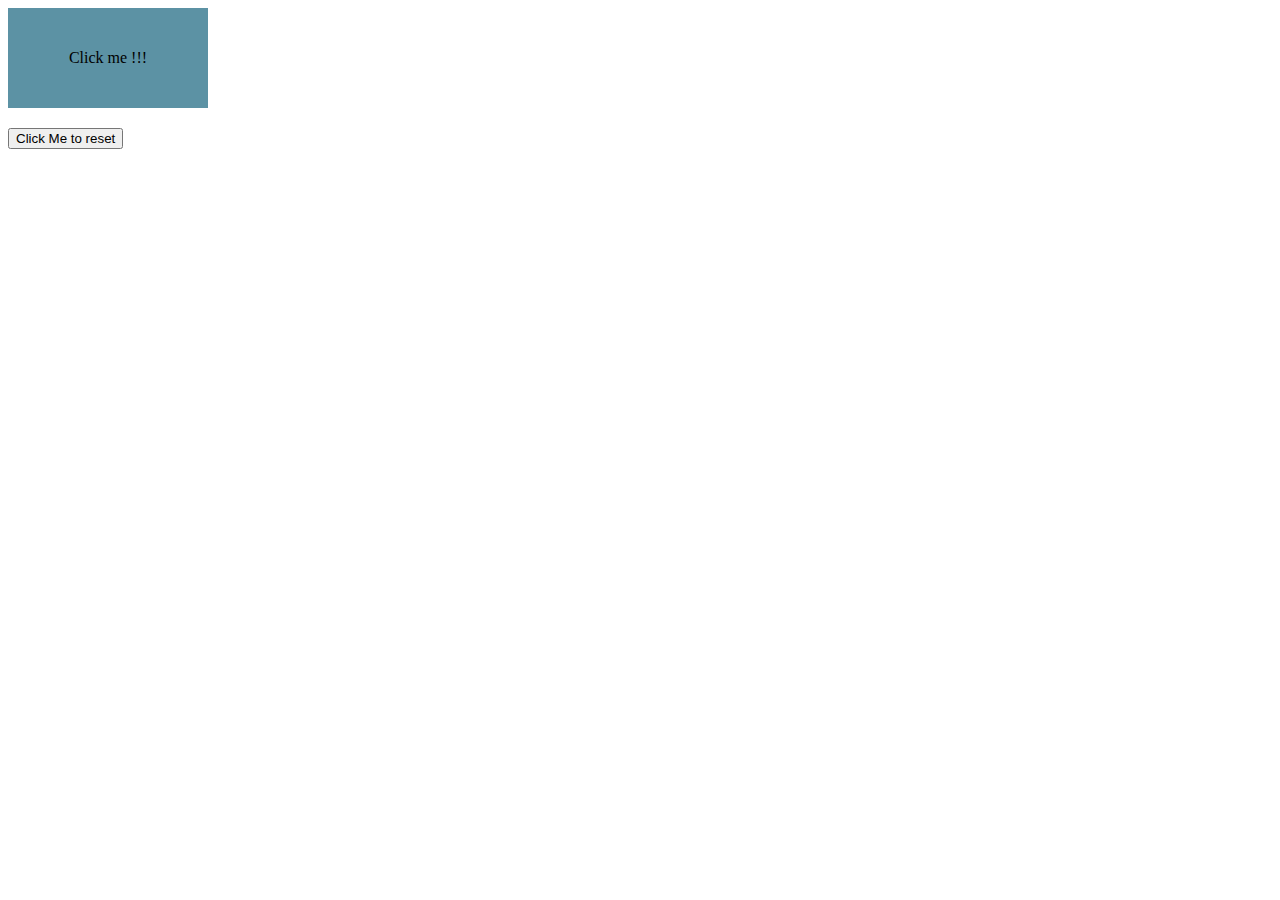
<file: TP/dom_manip/index.html>
<!DOCTYPE html>
<html lang="en">
<head>
    <meta charset="UTF-8">
    <meta name="viewport" content="width=device-width, initial-scale=1.0">
    <title>Document</title>

</head>
<body>
    <style>
        #myBox {
            width: 200px;
            height: 100px;
            background-color: rgb(92, 146, 164);
            text-align: center;
            line-height: 100px;
            margin-bottom: 20px;
            cursor: pointer;
        }
    </style>
    
    <div id="myBox">
        Click me !!!
    </div>

    <button id="myButton">Click Me to reset</button>

    <script src="script.js"></script>
</body>
</html>
</file>
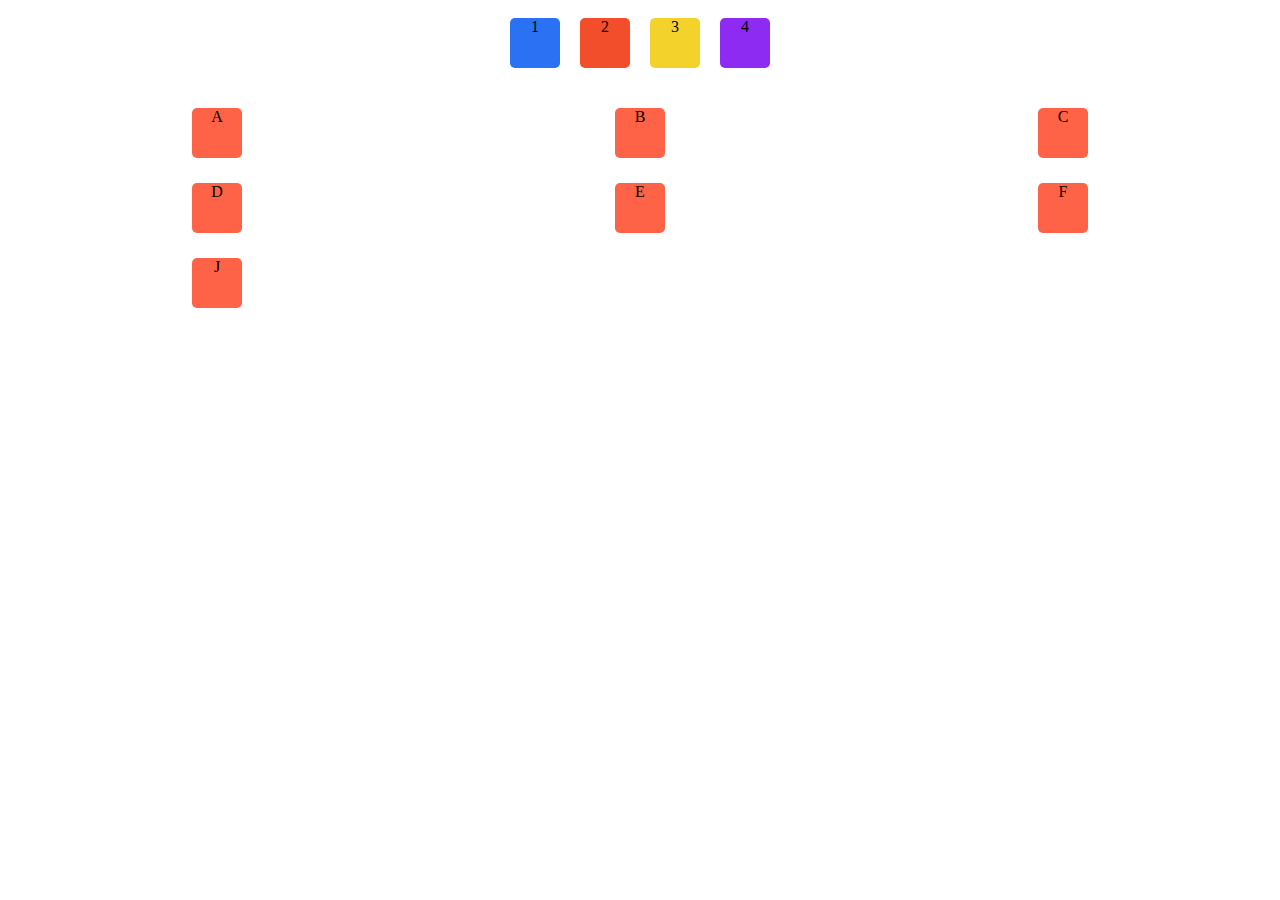
<file: TP/flexbox+grid/index.html>
<!DOCTYPE html>
<html lang="en">
<head>
    <meta charset="UTF-8">
    <meta name="viewport" content="width=device-width, initial-scale=1.0">
    <title>Document</title>
    <link rel="stylesheet" href="style.css">
</head>
<body>
    
   <div id="container">
   
    <div class="item" id="item1"> 1</div>
    <div class="item" id="item2"> 2</div>
    <div class="item" id="item3"> 3</div>
    <div class="item" id="item4"> 4</div>
   
   </div>

   <!-- adding an exemple for grid-->

   <div id="grid-container">
   
    <div class="grid-item" id="grid-item1"> A</div>
    <div class="grid-item" id="grid-item2"> B</div>
    <div class="grid-item" id="grid-item3"> C</div>
    <div class="grid-item" id="grid-item4"> D</div>
        <div class="grid-item" id="grid-item5"> E</div>
            <div class="grid-item" id="grid-item6"> F</div>
                <div class="grid-item" id="grid-item7"> J</div>
 </div>

</body>
</html>
</file>
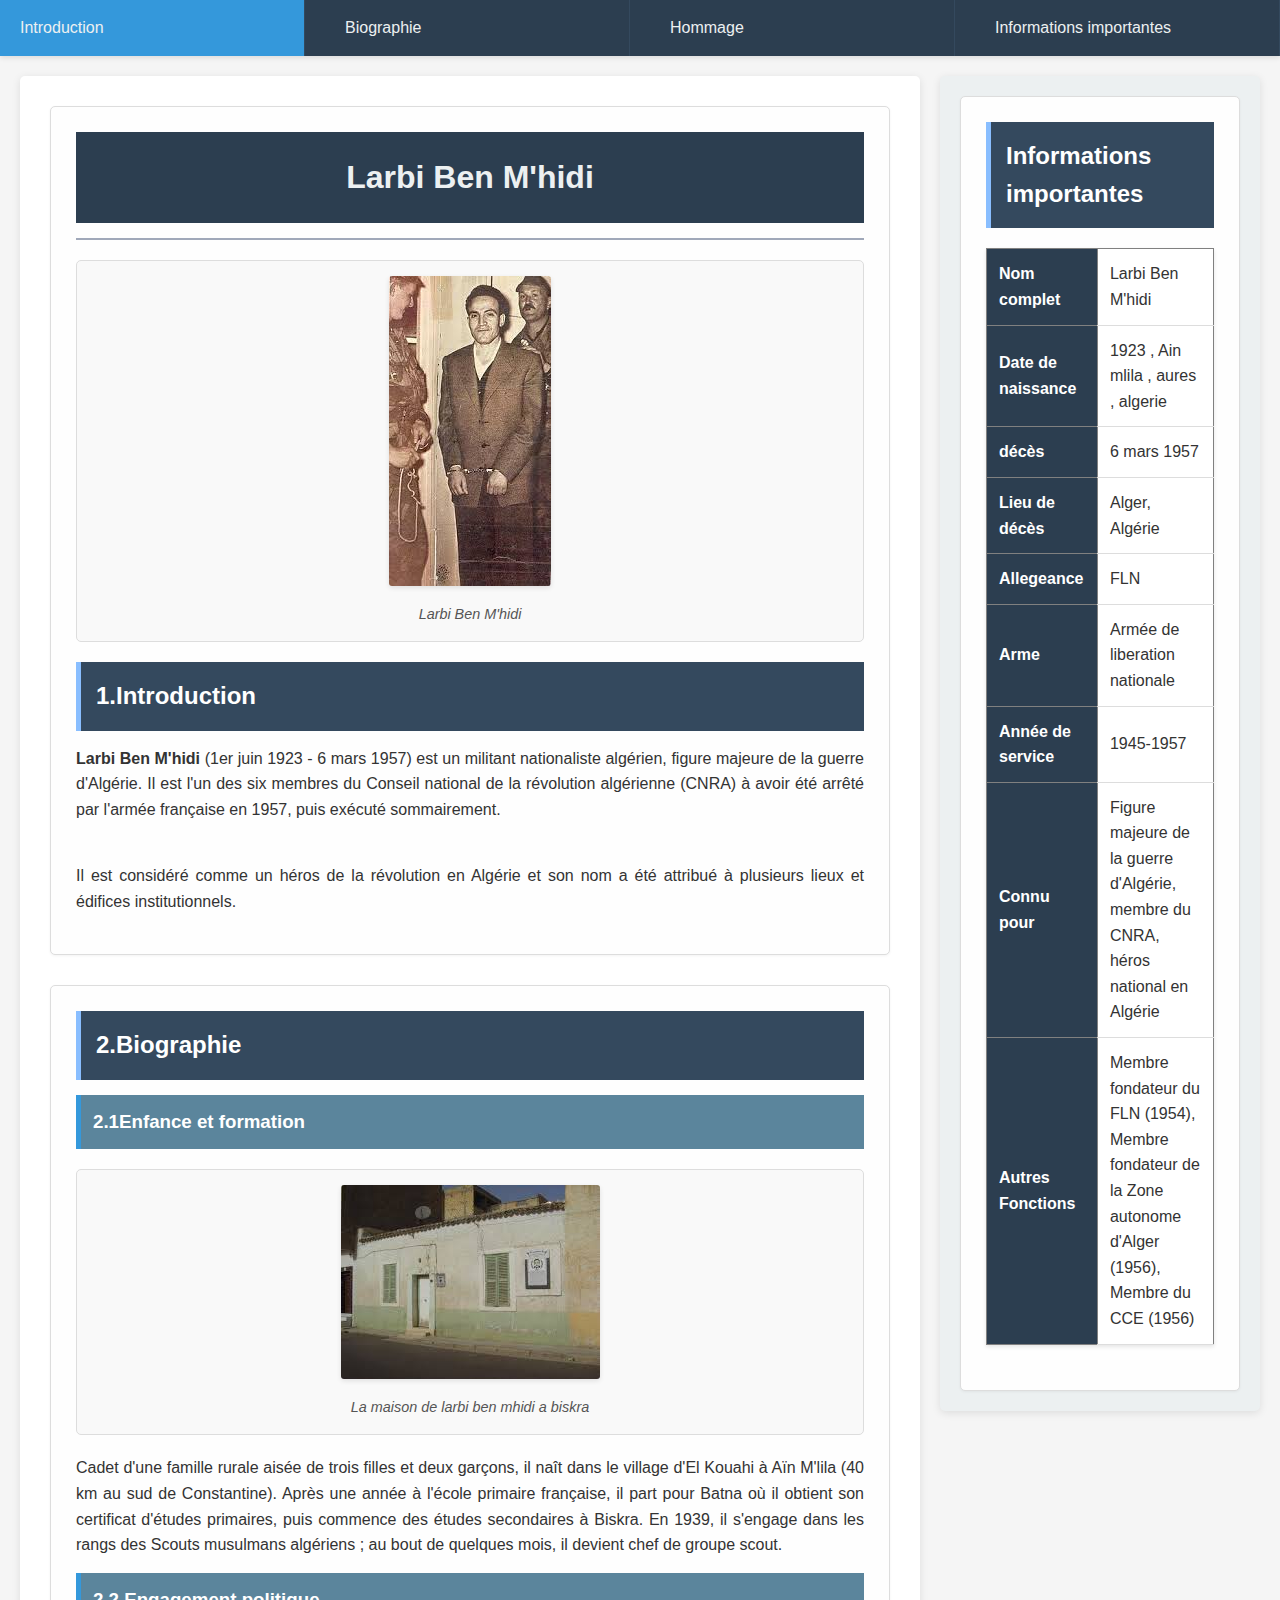
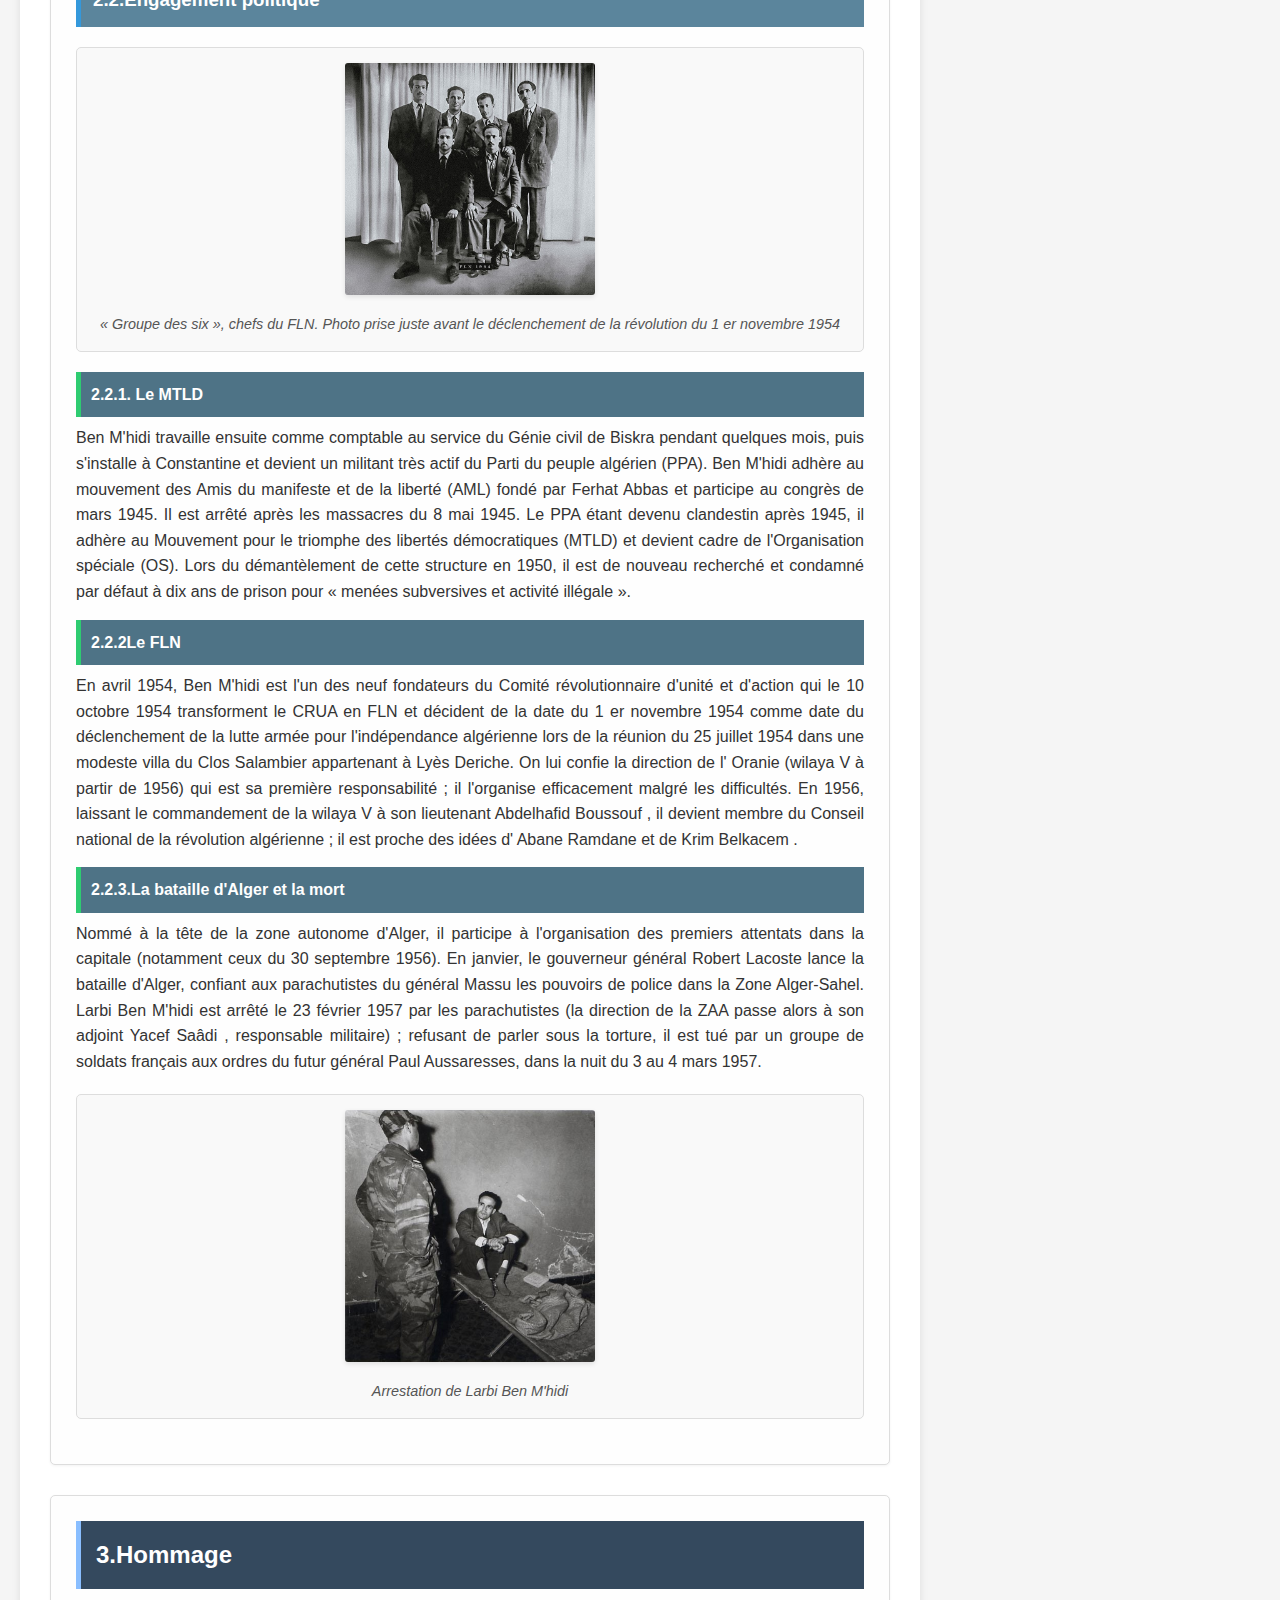
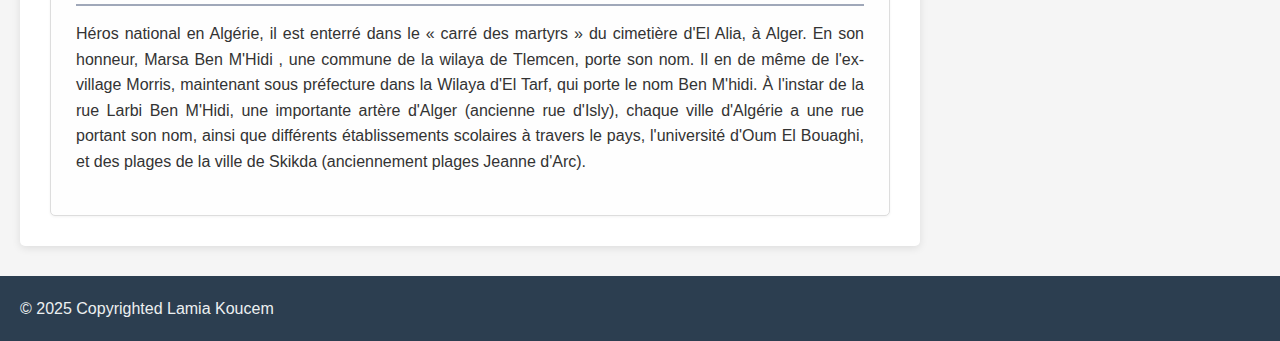
<file: TP/TP1/index.html>
<!DOCTYPE html>
<html lang="en">
    <head>
        <meta charset="UTF-8" />
        <meta name="viewport" content="width=device-width, initial-scale=1.0" />
        <title>TP1</title>
        <link rel="stylesheet" href="styles.css" />
    </head>

    <body>
        <header>
            <nav>
                <ul style="list-style-type: none; display: flex; gap: 20px">
                    <li><a href="#intro">Introduction</a></li>
                    <li><a href="#Biographie">Biographie</a>
                        <ul>
                            <li><a href="#enfance">Enfance et formation</a></li>
                            <li><a href="#engagement">Engagement politique</a>
                                <ul>
                                    <li><a href="#mtld">Le MTLD</a></li>
                                    <li><a href="#fln">Le FLN</a></li>
                                    <li><a href="#bataille">La bataille d'Alger et la mort</a></li>
                                </ul>
                            </li>
                        </ul>
                    </li>
                    <li><a href="#hommage">Hommage</a></li>
                    <li><a href="#informations">Informations importantes</a></li>
                </ul>
            </nav>
            <hr>
        </header>
        <div class="container">
            
            <main>
                <section id="intro">
                    <h1>Larbi Ben M'hidi</h1>
                    <hr />
                    <figure>
                        <center>
                            <img src="images/mhidi1.jpg" alt="image-larbi" />
                            <figcaption>Larbi Ben M'hidi</figcaption>
                        </center>
                    </figure>
                    <h2>1.Introduction</h2>
                    <p>
                        <strong>Larbi Ben M'hidi </strong>(1er juin 1923 - 6 mars 1957) est un
                        militant nationaliste algérien, figure majeure de la guerre d'Algérie.
                        Il est l'un des six membres du Conseil national de la révolution
                        algérienne (CNRA) à avoir été arrêté par l'armée française en 1957,
                        puis exécuté sommairement.
                    </p>
                    <br />
                    <p>
                        Il est considéré comme un héros de la révolution en Algérie et son nom
                        a été attribué à plusieurs lieux et édifices institutionnels.
                    </p>
                </section>
    
                <section id="Biographie">
                    <h2>2.Biographie</h2>
                    <h3 id="enfance">2.1Enfance et formation</h3>
                    <figure>
                        <center>
                            <img src="images/maison.jpg" alt="image-larbi2" />
                            <figcaption>La maison de larbi ben mhidi a biskra</figcaption>
                        </center>
                    </figure>
                    <p>
                        Cadet d&#39;une famille rurale aisée de trois filles et deux garçons,
                        il naît dans le village d&#39;El Kouahi à  Aïn M&#39;lila  (40 km au
                        sud de Constantine). Après une année à l&#39;école primaire française,
                        il part pour Batna où il obtient son certificat d'études primaires,
                        puis commence des études secondaires à Biskra. En 1939, il
                        s&#39;engage dans les rangs des Scouts musulmans algériens ; au bout
                        de quelques mois, il devient chef de groupe scout.
                    </p>
    
                    <h3 id="engagement">2.2.Engagement politique</h3>
                    <figure>
                        <center>
                            <img
                                src="images/Six_chefs_FLN_-_1954.jpg"
                                alt="image-larbi2"
                                width="250"
                            />
                            <figcaption>
                                « Groupe des six », chefs du FLN. Photo prise juste avant le
                                déclenchement de la révolution du 1 er  novembre 1954
                            </figcaption>
                        </center>
                    </figure>
                    <h4 id="mtld">2.2.1. Le MTLD</h4>
                    <p>
                        Ben M&#39;hidi travaille ensuite comme comptable au service du Génie
                        civil de Biskra pendant quelques mois, puis s&#39;installe
                        à Constantine et devient un militant très actif du Parti du peuple
                        algérien (PPA). Ben M&#39;hidi adhère au mouvement des Amis du
                        manifeste et de la liberté (AML) fondé par Ferhat Abbas et participe
                        au congrès de mars 1945. Il est arrêté après les massacres du 8 mai
                        1945. Le PPA étant devenu clandestin après 1945, il adhère
                        au Mouvement pour le triomphe des libertés démocratiques (MTLD) et
                        devient cadre de l&#39;Organisation spéciale (OS). Lors du
                        démantèlement de cette structure en 1950, il est de nouveau
                        recherché et condamné par défaut à dix ans de prison pour « menées
                        subversives et activité illégale ».
                    </p>
                    <h4 id="fln">2.2.2Le FLN</h4>
                    <p>
                        En avril 1954, Ben M&#39;hidi est l&#39;un des neuf fondateurs
                        du Comité révolutionnaire d&#39;unité et d&#39;action qui le 10
                        octobre 1954 transforment le CRUA en FLN et décident de la date du 1
                        er  novembre 1954 comme date du déclenchement de la lutte armée pour
                        l&#39;indépendance algérienne lors de la réunion du 25 juillet 1954
                        dans une modeste villa du Clos Salambier appartenant à Lyès Deriche.
                        On lui confie la direction de l&#39; Oranie  (wilaya V à partir de
                        1956) qui est sa première responsabilité ; il l&#39;organise
                        efficacement malgré les difficultés. En 1956, laissant le commandement
                        de la wilaya V à son lieutenant  Abdelhafid Boussouf , il devient
                        membre du Conseil national de la révolution algérienne ; il est proche
                        des idées d&#39; Abane Ramdane  et de  Krim Belkacem .
                    </p>
    
                    <h4 id="bataille">2.2.3.La bataille d&#39;Alger et la mort</h4>
                    <p>
                        Nommé à la tête de la zone autonome d&#39;Alger, il participe à
                        l&#39;organisation des premiers attentats dans la capitale (notamment
                        ceux du 30 septembre 1956). En janvier, le gouverneur général Robert
                        Lacoste lance la bataille d&#39;Alger, confiant aux parachutistes
                        du général Massu les pouvoirs de police dans la Zone Alger-Sahel.
                        Larbi Ben M&#39;hidi est arrêté le 23 février 1957 par les
                        parachutistes (la direction de la ZAA passe alors à son adjoint  Yacef
                        Saâdi , responsable militaire) ; refusant de parler sous la torture,
                        il est tué par un groupe de soldats français aux ordres du futur
                        général Paul Aussaresses, dans la nuit du 3 au 4 mars 1957.
                    </p>
    
                    <figure>
                        <center>
                            <img src="images/arrestation.jpg" alt="image-larbi" width="250" />
                            <figcaption>Arrestation de Larbi Ben M'hidi</figcaption>
                        </center>
                    </figure>
                </section>
    
                <section id="hommage">
                    <h2>3.Hommage</h2>
                    <hr />
                    <p>
                        Héros national en Algérie, il est enterré dans le « carré des
                        martyrs » du cimetière d&#39;El Alia, à Alger. En son honneur,  Marsa
                        Ben M&#39;Hidi , une commune de la wilaya de Tlemcen, porte son nom.
                        Il en de même de l&#39;ex-village Morris, maintenant sous préfecture
                        dans la Wilaya d&#39;El Tarf, qui porte le nom Ben M&#39;hidi. À
                        l&#39;instar de la rue Larbi Ben M'Hidi, une importante artère
                        d&#39;Alger (ancienne rue d&#39;Isly), chaque ville d&#39;Algérie a
                        une rue portant son nom, ainsi que différents établissements scolaires
                        à travers le pays, l'université d&#39;Oum El Bouaghi, et des plages de
                        la ville de Skikda (anciennement plages Jeanne d&#39;Arc).
                    </p>
                </section>
            </main>
            <aside>
                 <section id="informations">
                <h2>Informations importantes</h2>
                <table border="1" cellpadding="10">
                    <tr>
                        <th>Nom complet</th>
                        <td>Larbi Ben M'hidi</td>
                    </tr>
                    <tr>
                        <th>Date de naissance</th>
                        <td>1923 , Ain mlila , aures , algerie</td>
                    </tr>
    
                    <tr>
                        <th>décès</th>
                        <td>6 mars 1957</td>
                    </tr>
                    <tr>
                        <th>Lieu de décès</th>
                        <td>Alger, Algérie</td>
                    </tr>
                    <tr>
                        <th>Allegeance</th>
                        <td>FLN</td>
                    </tr>
                    <tr>
                        <th>Arme</th>
                        <td>Armée de liberation nationale</td>
                    </tr>
                    <tr>
                        <th>Année de service</th>
                        <td>1945-1957</td>
                    </tr>
                    <tr>
                        <th>Connu pour</th>
                        <td>
                            Figure majeure de la guerre d'Algérie, membre du CNRA, héros
                            national en Algérie
                        </td>
                    </tr>
                    <tr>
                        <th>Autres Fonctions</th>
                        <td>
                            Membre fondateur du FLN (1954), Membre fondateur de la Zone
                            autonome d&#39;Alger (1956), Membre du CCE (1956)
                        </td>
                    </tr>
                </table>
            </section>
            </aside>
           
        </div>
        <footer>
               
                            <p>&copy; 2025 Copyrighted Lamia Koucem</p>
             
        
        </footer>
    </body>
</html>
</file>
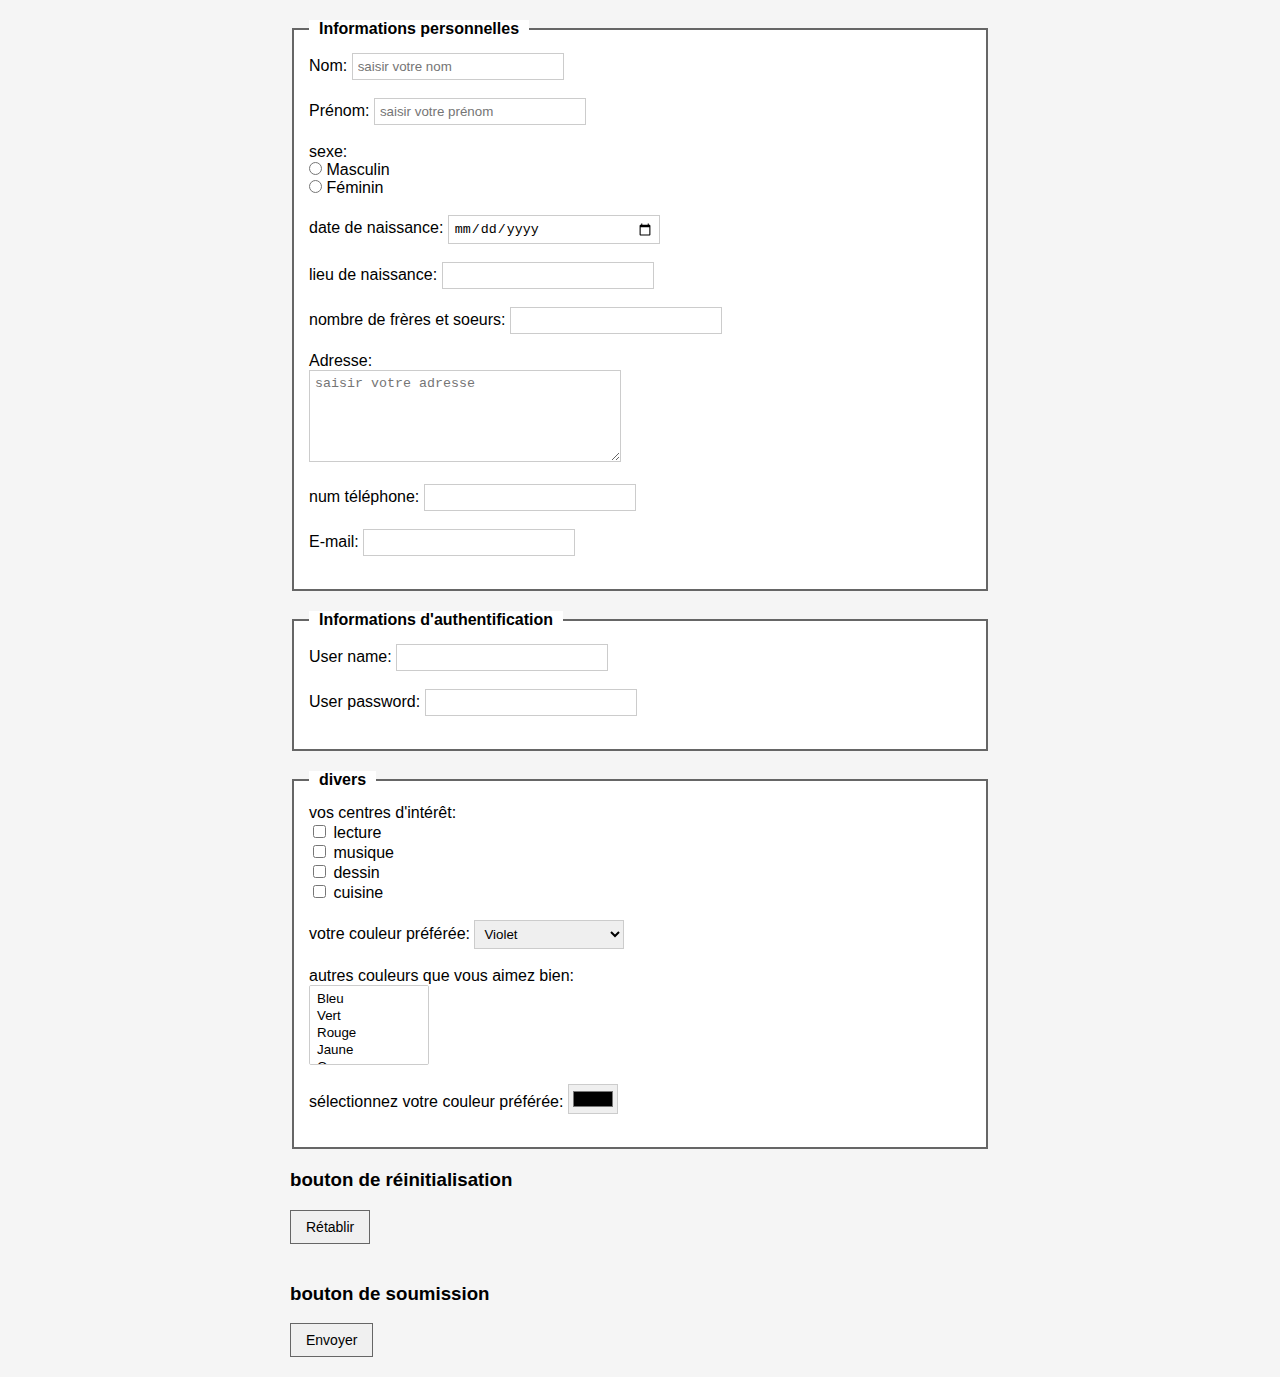
<file: TP/TP2/index.html>
<!DOCTYPE html>
<html lang="fr">
<head>
    <meta charset="UTF-8">
    <meta name="viewport" content="width=device-width, initial-scale=1.0">
    <title>Formulaire</title>
    <link rel="stylesheet" href="style.css">
</head>
<body>
    <form>
        <fieldset>
            <legend>Informations personnelles</legend>
            
            <label for="nom">Nom:</label>
            <input type="text" id="nom" name="nom" placeholder="saisir votre nom"><br><br>
            
            <label for="prenom">Prénom:</label>
            <input type="text" id="prenom" name="prenom" placeholder="saisir votre prénom"><br><br>
            
            <label>sexe:</label><br>
            <input type="radio" id="masculin" name="sexe" value="masculin">
            <label for="masculin">Masculin</label><br>
            <input type="radio" id="feminin" name="sexe" value="feminin">
            <label for="feminin">Féminin</label><br><br>
            
            <label for="date-naissance">date de naissance:</label>
            <input type="date" id="date-naissance" name="date-naissance" placeholder="jj/mm/aaaa"><br><br>
            
            <label for="lieu-naissance">lieu de naissance:</label>
            <input type="text" id="lieu-naissance" name="lieu-naissance"><br><br>
            
            <label for="freres-soeurs">nombre de frères et soeurs:</label>
            <input type="number" id="freres-soeurs" name="freres-soeurs"><br><br>
            
            <label for="adresse">Adresse:</label><br>
            <textarea id="adresse" name="adresse" placeholder="saisir votre adresse" rows="4" cols="30"></textarea><br><br>
            
            <label for="telephone">num téléphone:</label>
            <input type="tel" id="telephone" name="telephone"><br><br>
            
            <label for="email">E-mail:</label>
            <input type="email" id="email" name="email"><br><br>
        </fieldset>
        
        <fieldset>
            <legend>Informations d'authentification</legend>
            
            <label for="username">User name:</label>
            <input type="text" id="username" name="username"><br><br>
            
            <label for="password">User password:</label>
            <input type="password" id="password" name="password"><br><br>
        </fieldset>
        
        <fieldset>
            <legend>divers</legend>
            
            <label>vos centres d'intérêt:</label><br>
            <input type="checkbox" id="lecture" name="centres_interet" value="lecture">
            <label for="lecture">lecture</label><br>
            <input type="checkbox" id="musique" name="centres_interet" value="musique">
            <label for="musique">musique</label><br>
            <input type="checkbox" id="dessin" name="centres_interet" value="dessin">
            <label for="dessin">dessin</label><br>
            <input type="checkbox" id="cuisine" name="centres_interet" value="cuisine">
            <label for="cuisine">cuisine</label><br><br>
            
            <label for="couleur-preferee">votre couleur préférée:</label>
            <select id="couleur-preferee" name="couleur-preferee">
                <option value="violet">Violet</option>
                <option value="rouge">Rouge</option>
                <option value="bleu">Bleu</option>
                <option value="vert">Vert</option>
                <option value="jaune">Jaune</option>
            </select><br><br>
            
            <label for="autres-couleurs">autres couleurs que vous aimez bien:</label><br>
            <select id="autres-couleurs" name="autres-couleurs" multiple size="3">
                <option value="bleu">Bleu</option>
                <option value="vert">Vert</option>
                <option value="rouge">Rouge</option>
                <option value="jaune">Jaune</option>
                <option value="orange">Orange</option>
                <option value="violet">Violet</option>
            </select><br><br>
            
            <label for="selecteur-couleur">sélectionnez votre couleur préférée:</label>
            <input type="color" id="selecteur-couleur" name="selecteur-couleur" value="#000000"><br><br>
        </fieldset>
        
        <h3>bouton de réinitialisation</h3>
        <button type="reset">Rétablir</button>
        
        <h3>bouton de soumission</h3>
        <button type="submit">Envoyer</button>
    </form>
</body>
</html>
</file>
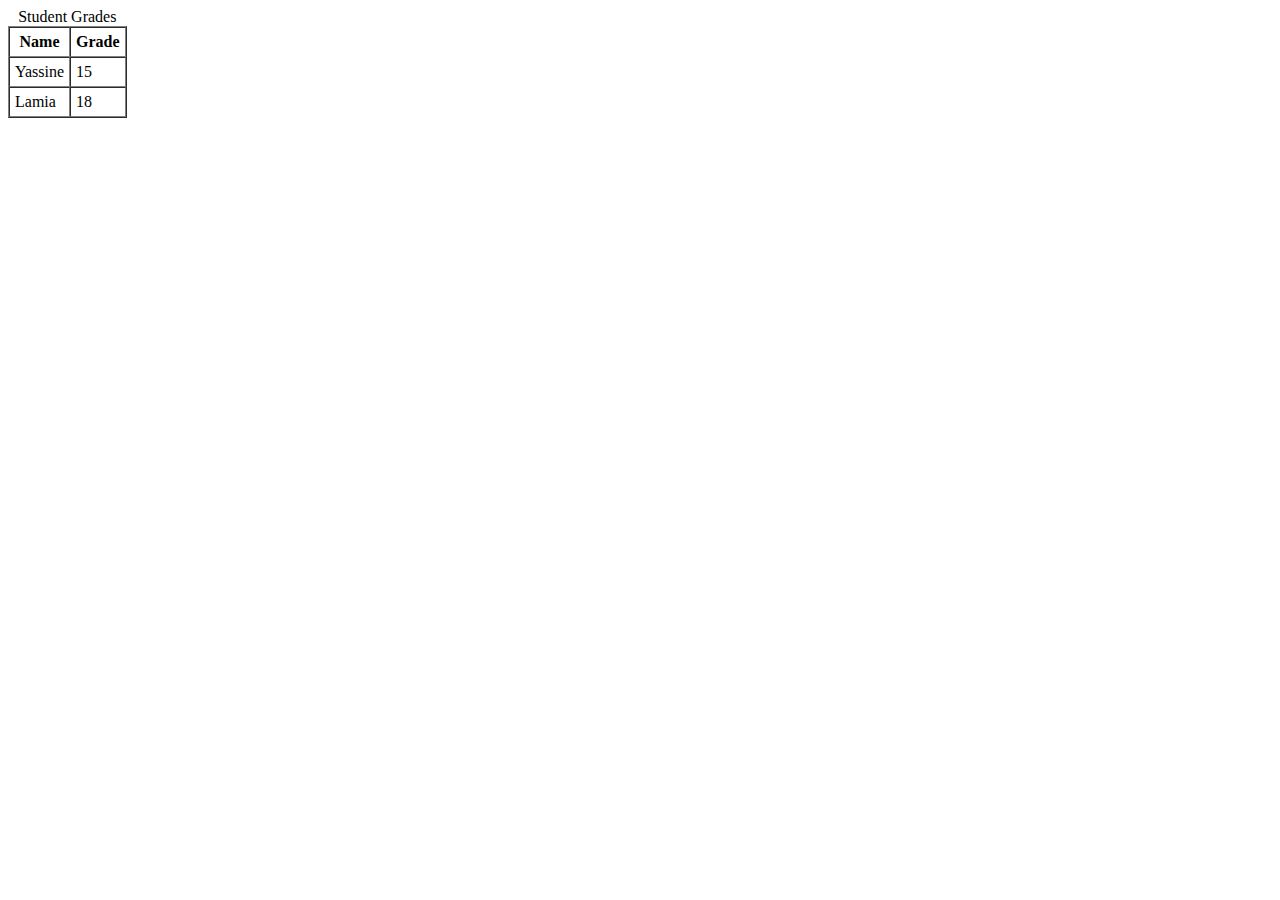
<file: TP/revision/rev.html>
<!DOCTYPE html>
<html lang="en">
<head>
    <meta charset="UTF-8">
    <meta name="viewport" content="width=device-width, initial-scale=1.0">
    <title>revision</title>
</head>
<body>
    
    <table border="1" cellpadding="5" cellspacing="0">
  <caption>Student Grades</caption>

    <tr>
      <th scope="col">Name</th>
      <th scope="col">Grade</th>
    </tr>
    <tr>
      <td>Yassine</td>
      <td>15</td>
    <tr>
      <td>Lamia</td>
      <td>18</td>
 
</table>


</body>
</html>
</file>
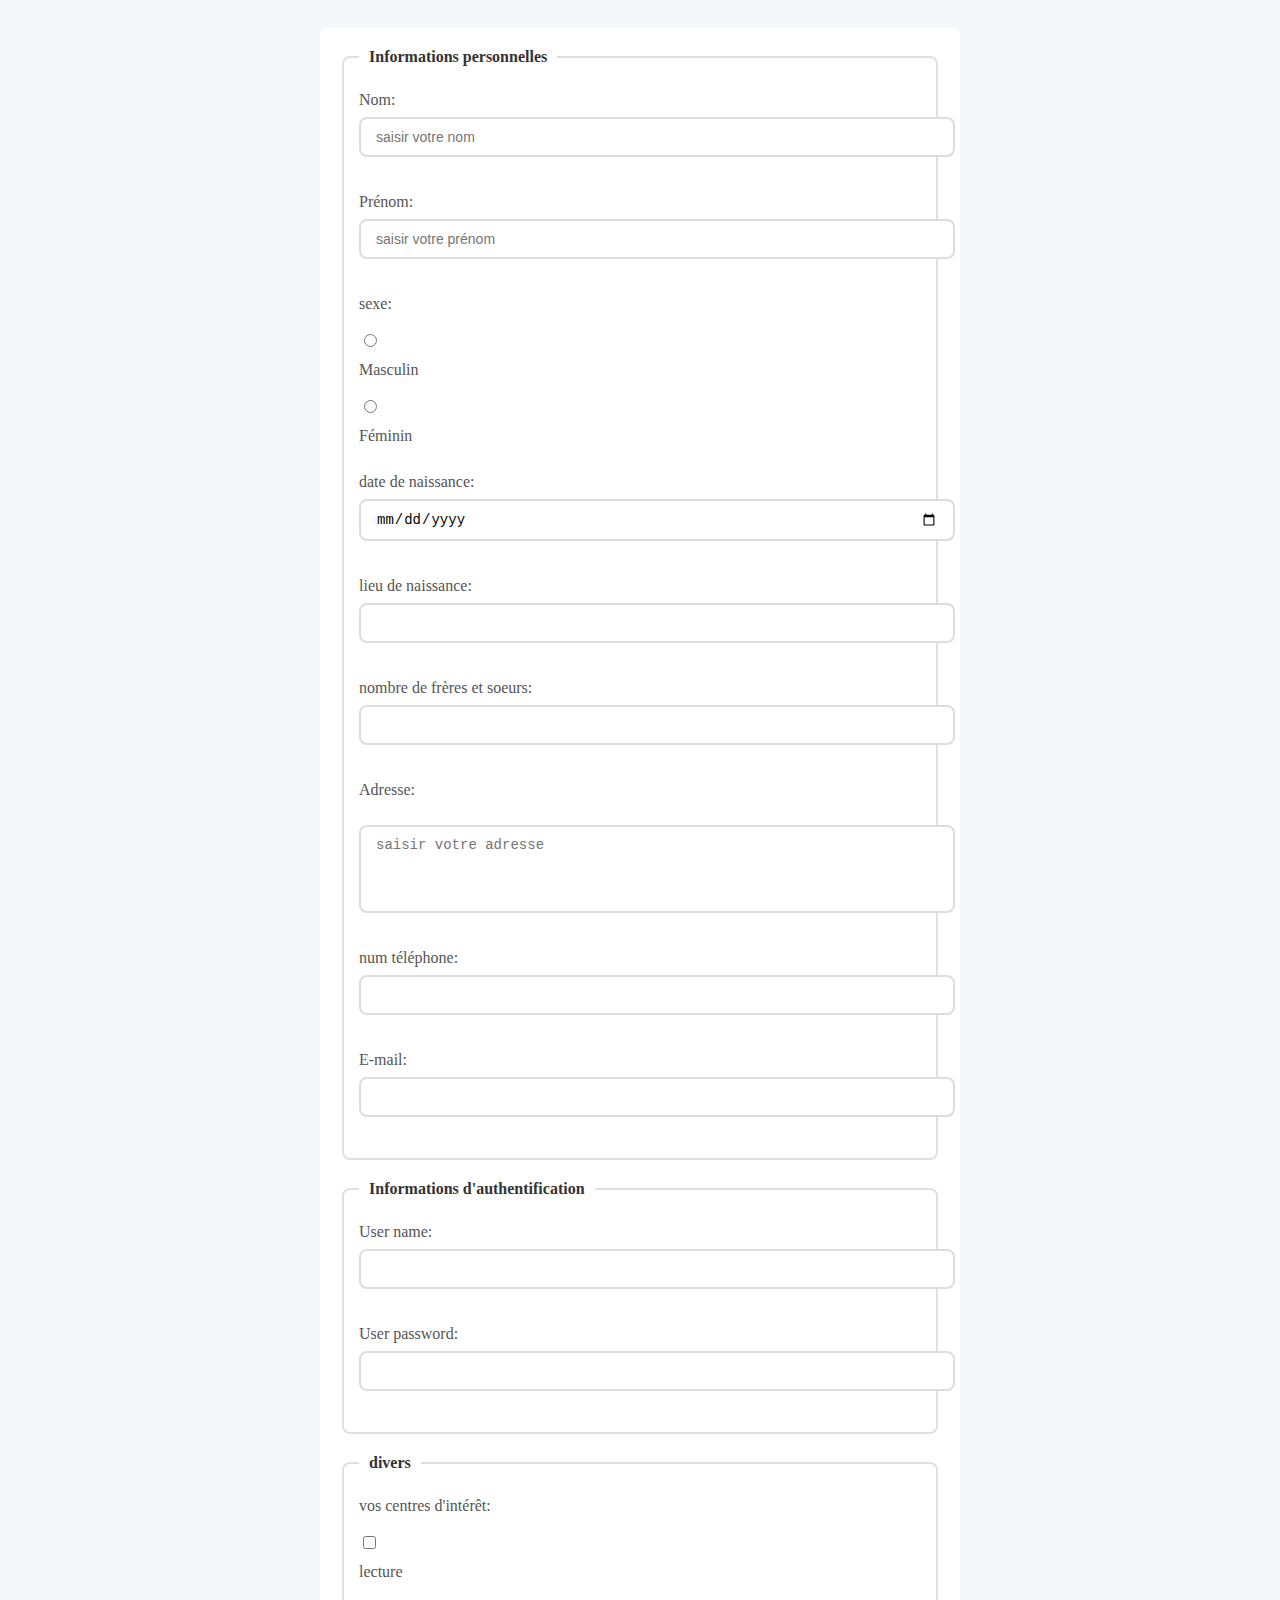
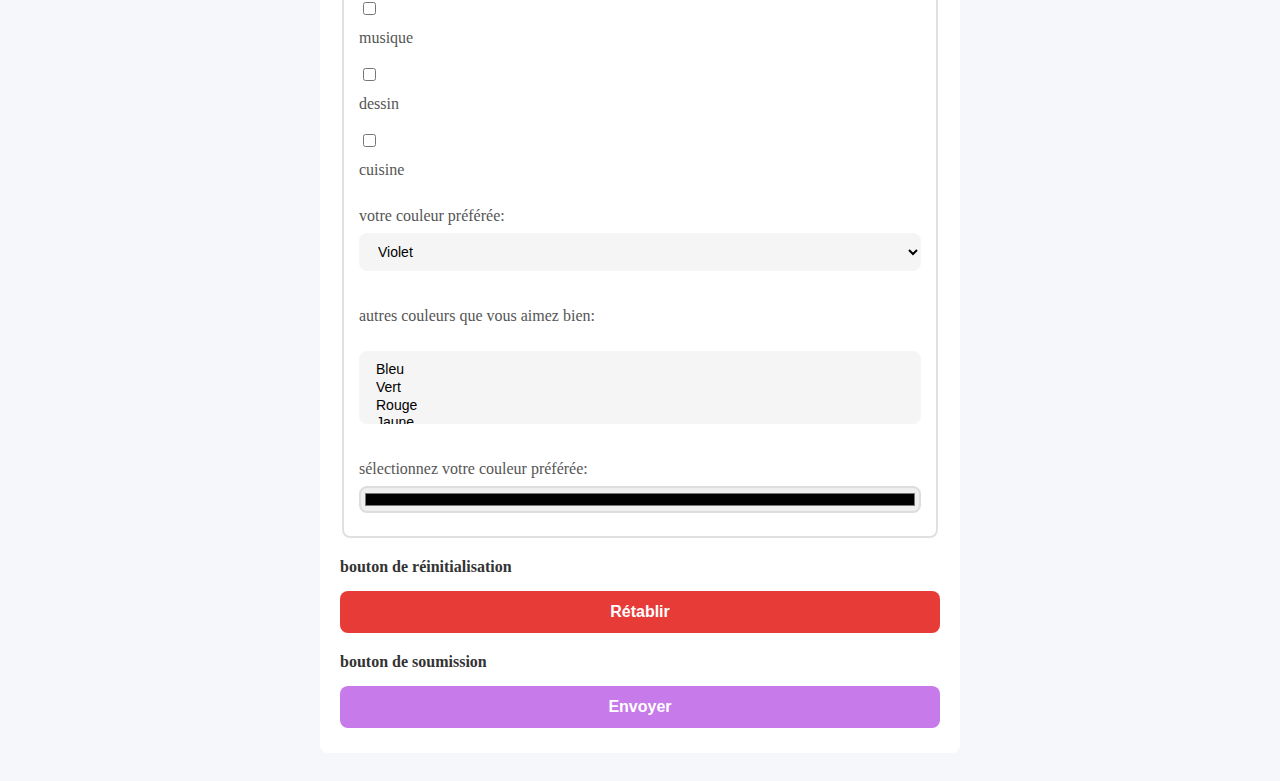
<file: TP/TP4/formulaire.html>
<!DOCTYPE html>
<html lang="fr">
<head>
    <meta charset="UTF-8">
    <meta name="viewport" content="width=device-width, initial-scale=1.0">
    <title>Formulaire</title>
    <style>
        body {
            background: #f5f7fa;
            padding: 20px;
        }

        form {
            max-width: 600px;
            margin: 0 auto;
            background: white;
            padding: 20px;
            border-radius: 8px;
        }

        fieldset {
            border: 2px solid #e0e0e0;
            border-radius: 8px;
            padding: 15px;
            margin-bottom: 20px;
        }

        legend {
            color: #333;
            font-weight: 600;
            padding: 0 10px;
        }

        label {
            display: block;
            margin-top: 10px;
            color: #555;
            font-weight: 500;
        }

        input[type="text"],
        input[type="password"],
        input[type="email"],
        input[type="tel"],
        input[type="date"],
        input[type="number"],
        textarea,
        select,
        button {
            width: 100%;
            display: block;
        }

        input[type="text"],
        input[type="password"],
        input[type="email"],
        input[type="tel"],
        input[type="date"],
        input[type="number"] {
            padding: 10px 15px;
            margin: 8px 0;
            border: 2px solid #ddd;
            border-radius: 8px;
            font-size: 14px;
        }

        input[type="text"]:focus,
        input[type="password"]:focus,
        input[type="email"]:focus,
        input[type="tel"]:focus,
        input[type="date"]:focus,
        input[type="number"]:focus {
            background-color: #e3f2fd;
            border-color: #2196F3;
            outline: none;
        }

        textarea {
            padding: 10px 15px;
            margin: 8px 0;
            border: 2px solid #ddd;
            border-radius: 8px;
            font-size: 14px;
            resize: none;
        }

        textarea:focus {
            background-color: #e3f2fd;
            border-color: #2196F3;
            outline: none;
        }


        select {
            padding: 10px 15px;
            margin: 8px 0;
            border: none;
            border-radius: 8px;
            font-size: 14px;
            background-color: #f5f5f5;
            transition: all 0.3s ease;
        }

        select:focus {
            background-color: #e3f2fd;
            outline: none;
        }

        button {
            padding: 12px 20px;
            margin: 15px 0 5px 0;
            border: none;
            border-radius: 8px;
            font-size: 16px;
            font-weight: 600;
            color: white;
            background: #c77aea ;
        }

        button:hover {
            background: #9eed9f;
        }

        button[type="reset"] {
            background: #e73b38 ;
        }

        button[type="reset"]:hover {
            background: #f61432;
        }

        input[type="radio"],
        input[type="checkbox"] {
            width: auto;
            display: inline-block;
            margin-right: 5px;
        }

        input[type="color"] {
            width: 100%;
            border: 2px solid #ddd;
            border-radius: 8px;
            margin: 8px 0;
        }

        h3 {
            color: #333;
            margin-top: 20px;
            margin-bottom: 5px;
            font-size: 1em;
        }
    </style>
</head>
<body>
    <form>
        <fieldset>
            <legend>Informations personnelles</legend>
            
            <label for="nom">Nom:</label>
            <input type="text" id="nom" name="nom" placeholder="saisir votre nom"><br>
            
            <label for="prenom">Prénom:</label>
            <input type="text" id="prenom" name="prenom" placeholder="saisir votre prénom"><br>
            
            <label>sexe:</label><br>
            <input type="radio" id="masculin" name="sexe" value="masculin">
            <label for="masculin">Masculin</label><br>
            <input type="radio" id="feminin" name="sexe" value="feminin">
            <label for="feminin">Féminin</label><br>
            
            <label for="date-naissance">date de naissance:</label>
            <input type="date" id="date-naissance" name="date-naissance" placeholder="jj/mm/aaaa"><br>
            
            <label for="lieu-naissance">lieu de naissance:</label>
            <input type="text" id="lieu-naissance" name="lieu-naissance"><br>
            
            <label for="freres-soeurs">nombre de frères et soeurs:</label>
            <input type="number" id="freres-soeurs" name="freres-soeurs"><br>
            
            <label for="adresse">Adresse:</label><br>
            <textarea id="adresse" name="adresse" placeholder="saisir votre adresse" rows="4" cols="30"></textarea><br>
            
            <label for="telephone">num téléphone:</label>
            <input type="tel" id="telephone" name="telephone"><br>
            
            <label for="email">E-mail:</label>
            <input type="email" id="email" name="email"><br>
        </fieldset>
        
        <fieldset>
            <legend>Informations d'authentification</legend>
            
            <label for="username">User name:</label>
            <input type="text" id="username" name="username"><br>
            
            <label for="password">User password:</label>
            <input type="password" id="password" name="password"><br>
        </fieldset>
        
        <fieldset>
            <legend>divers</legend>
            
            <label>vos centres d'intérêt:</label><br>
            <input type="checkbox" id="lecture" name="centres_interet" value="lecture">
            <label for="lecture">lecture</label><br>
            <input type="checkbox" id="musique" name="centres_interet" value="musique">
            <label for="musique">musique</label><br>
            <input type="checkbox" id="dessin" name="centres_interet" value="dessin">
            <label for="dessin">dessin</label><br>
            <input type="checkbox" id="cuisine" name="centres_interet" value="cuisine">
            <label for="cuisine">cuisine</label><br>
            
            <label for="couleur-preferee">votre couleur préférée:</label>
            <select id="couleur-preferee" name="couleur-preferee">
                <option value="violet">Violet</option>
                <option value="rouge">Rouge</option>
                <option value="bleu">Bleu</option>
                <option value="vert">Vert</option>
                <option value="jaune">Jaune</option>
            </select><br>
            
            <label for="autres-couleurs">autres couleurs que vous aimez bien:</label><br>
            <select id="autres-couleurs" name="autres-couleurs" multiple size="3">
                <option value="bleu">Bleu</option>
                <option value="vert">Vert</option>
                <option value="rouge">Rouge</option>
                <option value="jaune">Jaune</option>
                <option value="orange">Orange</option>
                <option value="violet">Violet</option>
            </select><br>
            
            <label for="selecteur-couleur">sélectionnez votre couleur préférée:</label>
            <input type="color" id="selecteur-couleur" name="selecteur-couleur" value="#000000"><br>
        </fieldset>
        
        <h3>bouton de réinitialisation</h3>
        <button type="reset">Rétablir</button>
        
        <h3>bouton de soumission</h3>
        <button type="submit">Envoyer</button>
    </form>
</body>
</html>
</file>
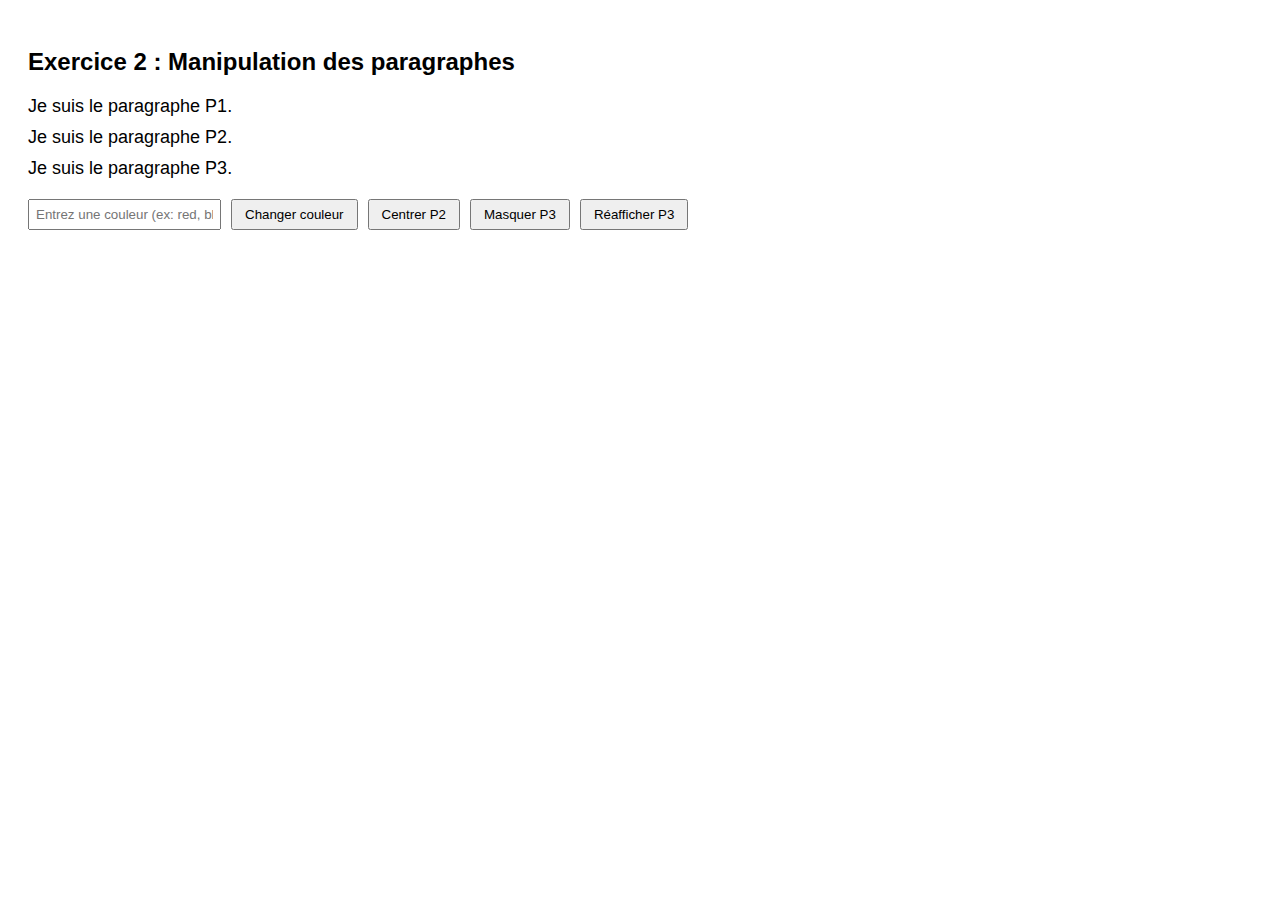
<file: TP/TP5/dom_manipulation.html>
<!DOCTYPE html>
<html lang="fr">
<head>
  <meta charset="UTF-8">
  <title>Exercice 2 — Manipulation DOM</title>
  <style>
    body { font-family: Arial, sans-serif; padding: 20px; }
    p { margin: 10px 0; font-size: 18px; }
    form { margin-top: 20px; display: flex; gap: 10px; flex-wrap: wrap; }
    input[type="text"] { padding: 6px; }
    button { padding: 6px 12px; cursor: pointer; }
  </style>
</head>
<body>

  <h2>Exercice 2 : Manipulation des paragraphes</h2>

  <p id="1">Je suis le paragraphe P1.</p>
  <p id="2">Je suis le paragraphe P2.</p>
  <p id="3">Je suis le paragraphe P3.</p>

  <form>
    <input type="text" id="colorInput" placeholder="Entrez une couleur (ex: red, blue, #ff0000)">
    <button type="button" id="changeColorBtn">Changer couleur</button>

    <button type="button" id="centerBtn">Centrer P2</button>

    <button type="button" id="hideBtn">Masquer P3</button>
    <button type="button" id="showBtn">Réafficher P3</button>
  </form>

  <script>
    const p1 = document.getElementById("1");
    const p2 = document.getElementById("2");
    const p3 = document.getElementById("3");

    document.getElementById("changeColorBtn").addEventListener("click", () => {
      const color = document.getElementById("colorInput").value.trim();
      p1.style.color = color || "red";  // défaut : rouge
    });

    document.getElementById("centerBtn").addEventListener("click", () => {
      p2.style.textAlign = "center";
    });

    document.getElementById("hideBtn").addEventListener("click", () => {
      p3.style.display = "none";
    });

    document.getElementById("showBtn").addEventListener("click", () => {
      p3.style.display = "block";
    });
  </script>

</body>
</html>
</file>
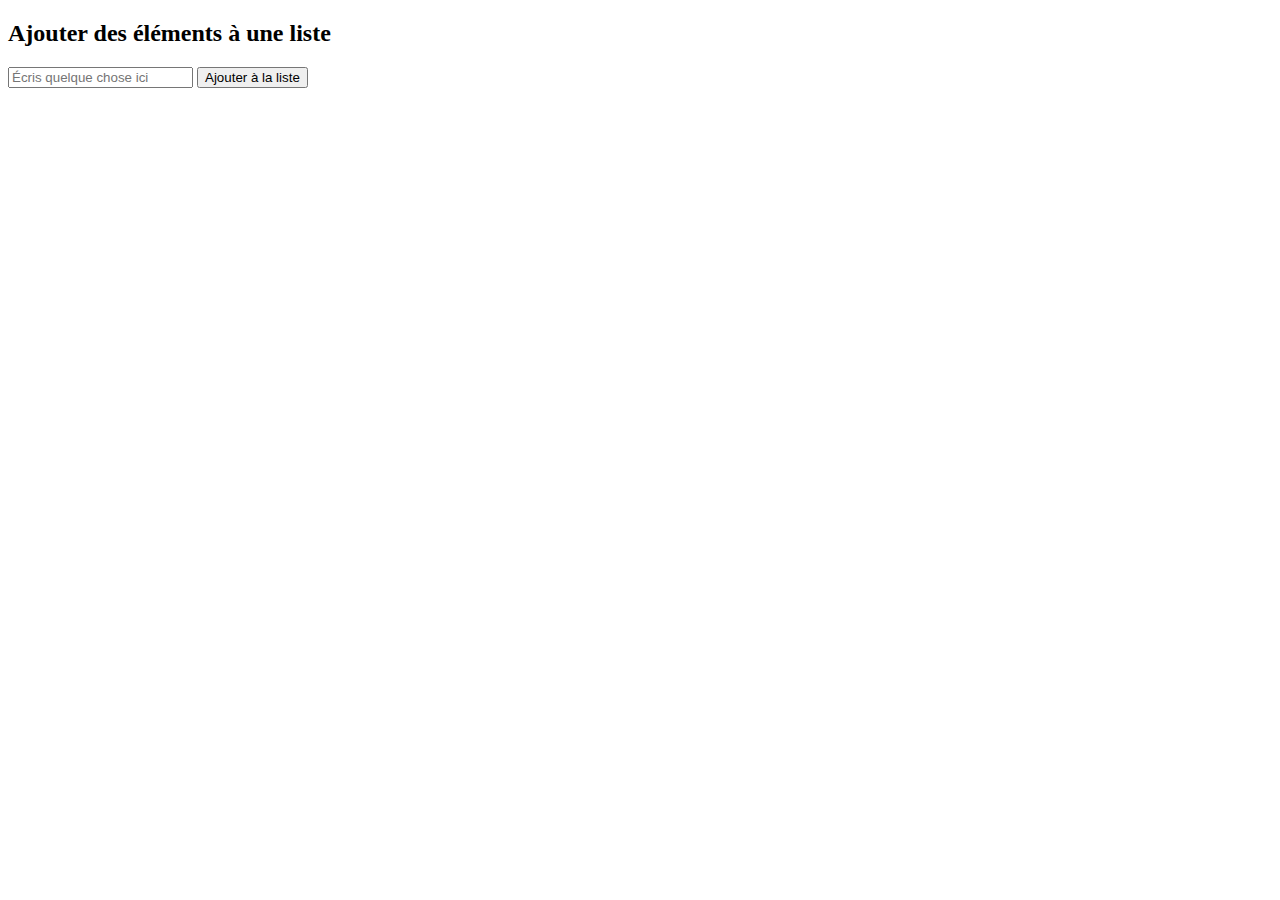
<file: TP/TP5/list.html>
<!DOCTYPE html>
<html>
<head>
    <title>Exercice 3</title>
</head>
<body>

    <h2>Ajouter des éléments à une liste</h2>

    <!-- Formulaire -->
    <form id="myForm" onsubmit="return false;">
        <input type="text" id="textInput" placeholder="Écris quelque chose ici">
        <button id="addBtn">Ajouter à la liste</button>
    </form>

    <!-- Liste vide au départ -->
    <ul id="myList"></ul>

    <script>
        // Récupérer les éléments
        const input = document.getElementById("textInput");
        const button = document.getElementById("addBtn");
        const list = document.getElementById("myList");

        // Fonction au clic
        button.addEventListener("click", function() {

            // Récupérer le texte
            const valeur = input.value.trim();

            // Vérifier si le champ n'est pas vide
            if (valeur !== "") {
                // Créer un nouvel élément li
                const newItem = document.createElement("li");
                newItem.textContent = valeur;

                // Ajouter à la liste
                list.appendChild(newItem);

                // Effacer le champ
                input.value = "";
            }
        });
    </script>

</body>
</html>
</file>
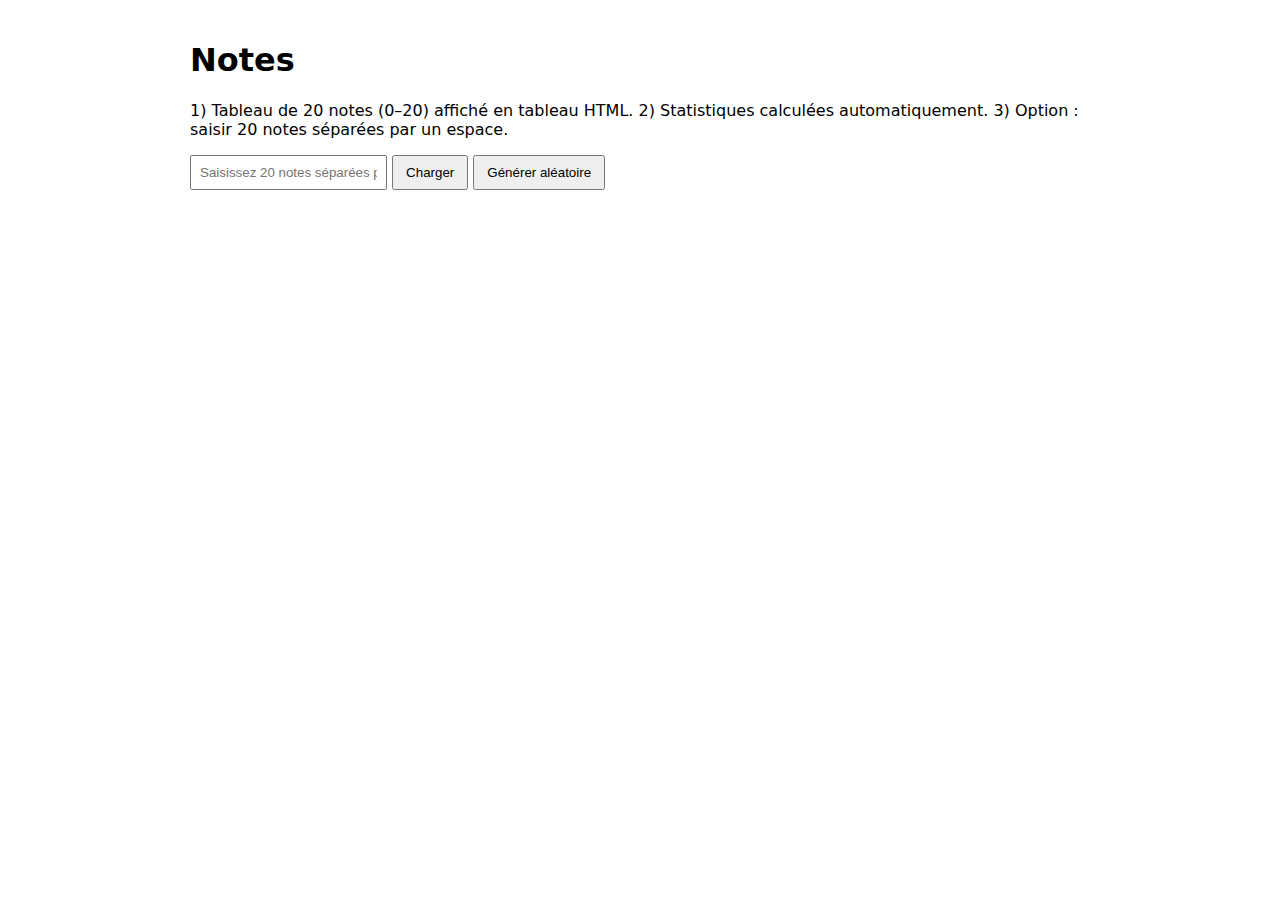
<file: TP/TP5/notes.html>
<!DOCTYPE html>
<html lang="fr">
<head>
  <meta charset="utf-8" />
  <meta name="viewport" content="width=device-width,initial-scale=1" />
  <title>Exercice 1 — Notes (JS)</title>
  <style>
    body { font-family: system-ui, -apple-system, 'Segoe UI', Roboto, 'Helvetica Neue', Arial; padding: 20px; max-width:900px; margin:auto }
    table { border-collapse: collapse; width: 100%; margin-top: 12px }
    th, td { border: 1px solid #ddd; padding: 8px; text-align: center }
    th { background: #f3f4f6 }
   
    input[type=text] { flex:1; padding:8px }
    button { padding:8px 12px }
   
  </style>
</head>
<body>
  <h1> Notes</h1>

  <p>1) Tableau de 20 notes (0–20) affiché en tableau HTML. 2) Statistiques calculées automatiquement. 3) Option : saisir 20 notes séparées par un espace.</p>

  <div class="controls">
    <input id="notesInput" type="text" placeholder="Saisissez 20 notes séparées par un espace (ex: 12 15 9 18 ...)" />
    <button id="loadBtn">Charger</button>
    <button id="randomBtn">Générer aléatoire</button>
  </div>
  <div id="error" class="error" aria-live="polite"></div>

  <div id="tableContainer"></div>

  <div class="stats" id="statsContainer"></div>

  <script>
   

    // Helpers
    function isNumberInRange(n) {
      return typeof n === 'number' && !Number.isNaN(n) && n >= 0 && n <= 20;
    }

    function renderTable(notes) {
      const container = document.getElementById('tableContainer');
      let html = '<table><thead><tr><th>#</th><th>Note</th></tr></thead><tbody>';
      notes.forEach((note, i) => {
        html += `<tr><td>${i + 1}</td><td>${note}</td></tr>`;
      });
      html += '</tbody></table>';
      container.innerHTML = html;
    }

    function calculateStats(notes) {
      const n = notes.length;
      if (n === 0) return null;

      const sum = notes.reduce((a, b) => a + b, 0);
      const avg = +(sum / n).toFixed(2);
      const max = Math.max(...notes);
      const min = Math.min(...notes);
      const countGE10 = notes.filter(x => x >= 10).length;
      const countMax = notes.filter(x => x === max).length;

      return { sum, avg, max, min, countGE10, countMax };
    }

    function renderStats(stats) {
      const container = document.getElementById('statsContainer');
      if (!stats) {
        container.innerHTML = '';
        return;
      }
      container.innerHTML = `
        <div><strong>Moyenne :</strong> ${stats.avg}</div>
        <div><strong>Meilleure note :</strong> ${stats.max}</div>
        <div><strong>Plus mauvaise note :</strong> ${stats.min}</div>
        <div><strong>Nombre de notes ≥ 10 :</strong> ${stats.countGE10}</div>
        <div><strong>Nombre de notes égales à la meilleure note :</strong> ${stats.countMax}</div>
      `;
    }

    function showError(msg) {
      document.getElementById('error').textContent = msg || '';
    }

    function setNotes(notes) {
      // Validate each note
      if (!Array.isArray(notes) || notes.length !== 20) {
        showError('Le tableau doit contenir exactement 20 notes.');
        return;
      }
      for (const v of notes) {
        if (!isNumberInRange(v)) {
          showError('Chaque note doit être un nombre entre 0 et 20.');
          return;
        }
      }
      showError('');
      renderTable(notes);
      renderStats(calculateStats(notes));
      // store for possible future use
      window.currentNotes = notes.slice();
    }

    // Parse user input string -> array of 20 numbers
    function parseInputNotes(str) {
      if (!str) return null;
      // split by whitespace (handles multiple spaces, tabs, newlines)
      const parts = str.trim().split(/\s+/);
      if (parts.length !== 20) return { error: 'Il faut exactement 20 valeurs (actuellement ' + parts.length + ').' };
      const nums = parts.map(s => {
        // allow comma decimal (e.g. '15,5') by replacing comma with dot
        const normalized = s.replace(',', '.');
        const n = Number(normalized);
        return n;
      });
      for (let i = 0; i < nums.length; i++) {
        if (Number.isNaN(nums[i]) || nums[i] < 0 || nums[i] > 20) {
          return { error: `La valeur « ${parts[i]} » (position ${i + 1}) n'est pas un nombre valide entre 0 et 20.` };
        }
      }
      // Round to 2 decimals for display
      return { nums: nums.map(x => Math.round(x * 100) / 100) };
    }

    // Generate random 20 notes (integers or decimals)
    function generateRandomNotes() {
      const arr = Array.from({ length: 20 }, () => Math.round((Math.random() * 20) * 100) / 100);
      return arr;
    }

    // Wiring
    document.getElementById('loadBtn').addEventListener('click', () => {
      const input = document.getElementById('notesInput').value;
      const parsed = parseInputNotes(input);
      if (parsed === null) {
        showError('Veuillez saisir 20 notes séparées par des espaces.');
        return;
      }
      if (parsed.error) {
        showError(parsed.error);
        return;
      }
      setNotes(parsed.nums);
    });

    document.getElementById('randomBtn').addEventListener('click', () => {
      const randomNotes = generateRandomNotes();
      // fill input field with generated notes
      document.getElementById('notesInput').value = randomNotes.join(' ');
      setNotes(randomNotes);
    });

    // Initialize with example
    setNotes(initialNotes);
  </script>
</body>
</html>
</file>
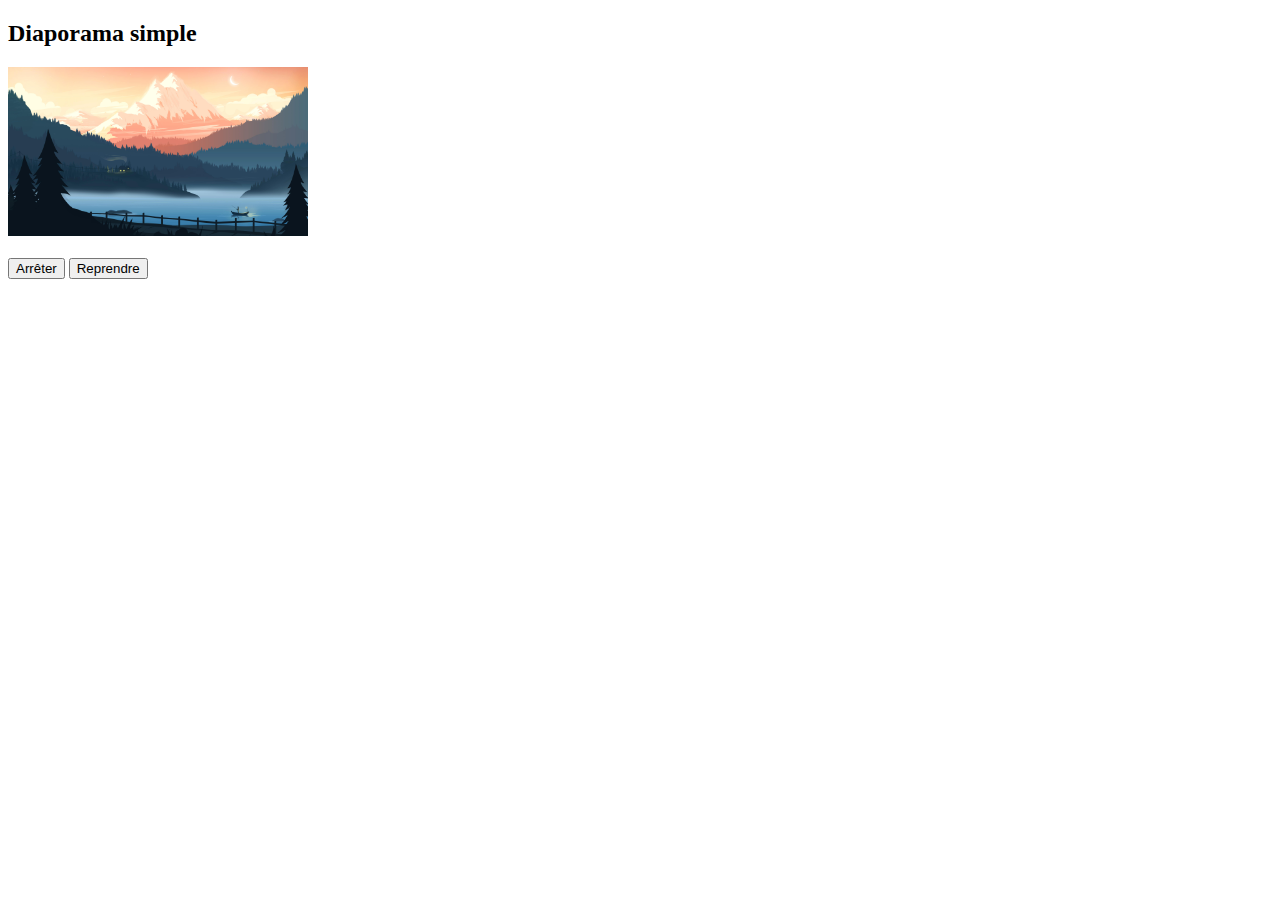
<file: TP/TP5P2/diapo.html>
<!DOCTYPE html>
<html>
<head>
    <title>Diaporama</title>
</head>
<body>

    <h2>Diaporama simple</h2>

    <!-- Image du diaporama -->
    <img id="diapo" src="1.jpg" width="300">

    <br><br>

    <!-- Boutons -->
    <button id="stopBtn">Arrêter</button>
    <button id="startBtn">Reprendre</button>

    <script>
        // Tableau des images
        const images = ["1.jpg", "2.jpg", "3.jpg"];

        let index = 0; // index de l'image affichée
        let intervalId; // id de l'intervalle

        const diapo = document.getElementById("diapo");
        const stopBtn = document.getElementById("stopBtn");
        const startBtn = document.getElementById("startBtn");

        // Fonction qui change l'image
        function changerImage() {
            index = (index + 1) % images.length; // 0→1→2→0→...
            diapo.src = images[index];
        }

        // Lancer le diaporama automatiquement
        function start() {
            intervalId = setInterval(changerImage, 2000); // toutes les 2 secondes
        }

        // Arrêter le défilement
        function stop() {
            clearInterval(intervalId);
        }

        // Événements boutons
        stopBtn.addEventListener("click", stop);
        startBtn.addEventListener("click", start);

        // Démarrage automatique au chargement
        start();
    </script>

</body>
</html>
</file>
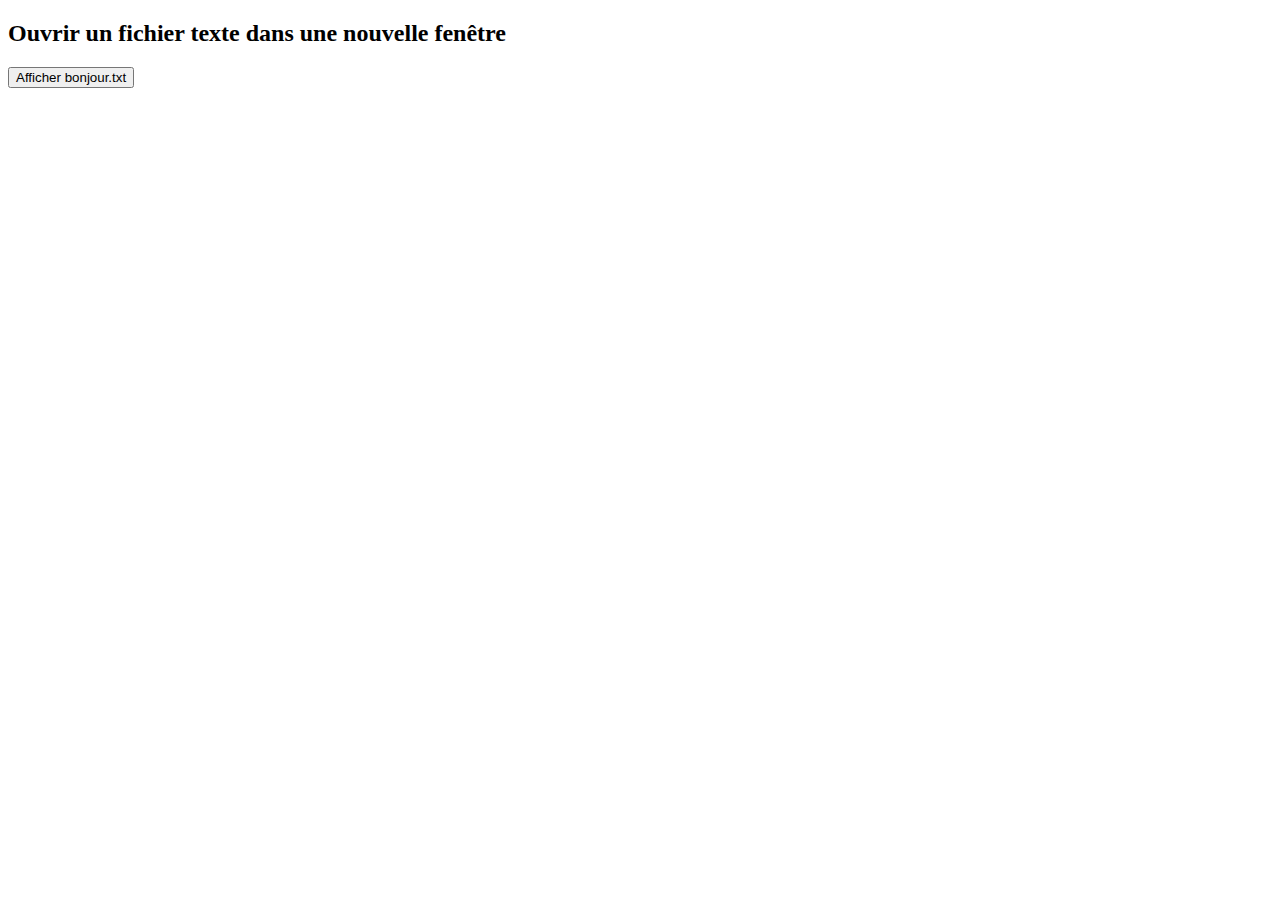
<file: TP/TP5P2/opentext.html>
<!DOCTYPE html>
<html>
<head>
    <title>Afficher un fichier texte</title>
</head>
<body>

    <h2>Ouvrir un fichier texte dans une nouvelle fenêtre</h2>

    <form>
        <button type="button" onclick="ouvrirFichier()">Afficher bonjour.txt</button>
    </form>

    <script>
        function ouvrirFichier() {
            // Ouvrir une nouvelle fenêtre et charger bonjour.txt
            window.open("bonjour.txt", "fenetreTexte", "width=400,height=300");
        }
    </script>

</body>
</html>
</file>
<file: TP/flexbox+grid/style.css>
#container {
  display: flex;
  flex-direction: row;
    justify-content: center;

}

.item {
   width: 50px;
    height: 50px;
    margin: 10px;
    font-size: 1em;
    text-align:center;
  border-radius: 5px;
}

#item1 {
    background-color: #2b71f3;

}
#item2 {
    background-color: #f34e2b;

}
#item3 {
    background-color: #f3d32b;

}
#item4 {
    background-color: #8e2bf3;

}


#grid-container {
    display: grid;
    grid-template-columns: repeat(3, 1fr);
    grid-template-rows: repeat(3, 1fr);
    grid-gap: 5px;
    justify-items: center;
    align-items: center;
    margin-top: 20px;
    
}
.grid-item {
   width: 50px;
    height: 50px;
    margin: 10px;
    font-size: 1em;
    text-align:center;
  border-radius: 5px;
  background-color: tomato;

}
</file>
<file: TP/TP1/styles.css>
/* ======= Styles généraux ======= */
* {
    margin: 0;
    padding: 0;
    box-sizing: border-box;
}

body {
    font-family: Arial, Helvetica, sans-serif;
    background-color: #f5f5f5;
    line-height: 1.6;
    color: #333;
}

/* ======= Titre principal centré ======= */
h1 {
    text-align: center;
    font-family: Arial, Helvetica, sans-serif;
    background-color: #2c3e50;
    color: #ecf0f1;
    padding: 20px;
    margin: 0;
}

/* ======= Autres titres avec couleurs d'arrière-plan ======= */
h2 {
    background-color: #34495e;
    color: #fff;
    padding: 15px;
    margin-top: 20px;
    margin-bottom: 15px;
    border-left: 5px solid #89beff;
}

h3 {
    background-color: #5b859c;
    color: #fff;
    padding: 12px;
    margin-top: 15px;
    margin-bottom: 10px;
    border-left: 5px solid #3498db;
}

h4 {
    background-color: #4e7386;
    color: #fff;
    padding: 10px;
    margin-top: 12px;
    margin-bottom: 8px;
    border-left: 5px solid #2ecc71;
}

/* ======= Header et Navigation ======= */
header {
    background-color: #2e4052;
    padding: 0;
    box-shadow: 0 2px 5px rgba(0,0,0,0.1);
}

/* Menu horizontal déroulant sur deux niveaux */
nav ul {
    list-style-type: none;
    display: flex;
    gap: 0;
    margin: 0;
    padding: 0;
    background-color: #2c3e50;
}

nav > ul > li {
    position: relative;
    flex: 1;
}

nav > ul > li > a {
    display: block;
    color: #ecf0f1;
    text-decoration: none;
    padding: 15px 20px;
    background-color: #2c3e50;
    border-right: 1px solid #34495e;
    transition: background-color 0.3s ease;
}

nav > ul > li > a:hover {
    background-color: #3498db;
}

/* Sous-menus de premier niveau */
nav > ul > li > ul {
    display: none;
    position: absolute;
    top: 100%;
    left: 0;
    background-color: #34495e;
    min-width: 250px;
    box-shadow: 0 4px 6px rgba(0,0,0,0.2);
    z-index: 1000;
}

nav > ul > li:hover > ul {
    display: block;
}

nav > ul > li > ul > li {
    position: relative;
}

nav > ul > li > ul > li > a {
    display: block;
    color: #ecf0f1;
    text-decoration: none;
    padding: 12px 20px;
    border-bottom: 1px solid #2c3e50;
    transition: background-color 0.3s ease;
}

nav > ul > li > ul > li > a:hover {
    background-color: #3498db;
}

/* Sous-menus de deuxième niveau */
nav > ul > li > ul > li > ul {
    display: none;
    position: absolute;
    top: 0;
    left: 100%;
    background-color: #7f8c8d;
    min-width: 250px;
    box-shadow: 0 4px 6px rgba(0,0,0,0.2);
}

nav > ul > li > ul > li:hover > ul {
    display: block;
}

nav > ul > li > ul > li > ul > li > a {
    display: block;
    color: #ecf0f1;
    text-decoration: none;
    padding: 12px 20px;
    border-bottom: 1px solid #95a5a6;
    transition: background-color 0.3s ease;
}

nav > ul > li > ul > li > ul > li > a:hover {
    background-color: #3498db;
}

header hr {
    display: none; /* Cacher la ligne HR du header */
}

/* ======= Layout : Main à gauche, Aside à droite ======= */
.container {
    display: flex;
    max-width: 1400px;
    margin: 20px auto;
    gap: 20px;
    padding: 0 20px;
}

main {
    flex: 3;
    background-color: #fff;
    padding: 30px;
    box-shadow: 0 2px 8px rgba(0,0,0,0.1);
    border-radius: 5px;
}

aside {
    flex: 1;
    background-color: #ecf0f1;
    padding: 20px;
    box-shadow: 0 2px 8px rgba(0,0,0,0.1);
    border-radius: 5px;
    height: fit-content;
}

/* Si pas de conteneur, style par défaut pour main */
body > main {
    max-width: 1200px;
    margin: 20px auto;
    background-color: #fff;
    padding: 30px;
    box-shadow: 0 2px 8px rgba(0,0,0,0.1);
    border-radius: 5px;
}

/* ======= Sections avec marges claires ======= */
section {
    background-color: #fefefe;
    margin-bottom: 30px;
    padding: 25px;
    border: 1px solid #ddd;
    border-radius: 5px;
    box-shadow: 0 1px 3px rgba(0,0,0,0.05);
}

section:last-child {
    margin-bottom: 0;
}

section > h2:first-child {
    margin-top: 0;
}

section hr {
    border: none;
    border-top: 2px solid #a0a8b9;
    margin: 15px 0;
}

/* ======= Figures centrées ======= */
figure {
    text-align: center;
    margin: 20px 0;
    padding: 15px;
    background-color: #f9f9f9;
    border: 1px solid #ddd;
    border-radius: 5px;
}

figure img {
    max-width: 100%;
    height: auto;
    border-radius: 3px;
    box-shadow: 0 2px 5px rgba(0,0,0,0.1);
}

figcaption {
    margin-top: 10px;
    font-style: italic;
    color: #555;
    font-size: 0.9em;
}

/* ======= Paragraphes ======= */
p {
    margin-bottom: 15px;
    text-align: justify;
}

/* ======= Tableaux ======= */
table {
    width: 100%;
    border-collapse: collapse;
    margin: 20px 0;
    background-color: #fff;
    box-shadow: 0 2px 4px rgba(0,0,0,0.1);
}

table th {
    background-color: #2c3e50;
    color: #fff;
    padding: 12px;
    text-align: left;
    font-weight: bold;
}

table td {
    padding: 12px;
    border-bottom: 1px solid #ddd;
}

table tr:hover {
    background-color: #f5f5f5;
}

/* ======= Footer ======= */
footer {
    background-color: #2c3e50;
    color: #ecf0f1;
    text-align: center;
    padding: 20px;
    margin-top: 30px;
}

footer p {
    margin: 0;

}

/* ======= Responsive ======= */
@media (max-width: 768px) {
    nav ul {
        flex-direction: column;
    }
    
    nav > ul > li > ul {
        position: static;
        display: none;
        box-shadow: none;
    }
    
    nav > ul > li:hover > ul {
        display: block;
    }
    
    nav > ul > li > ul > li > ul {
        position: static;
        left: 0;
        margin-left: 20px;
    }
    
   .container {
        max-width: 1100px;
        margin: 18px auto;
        display: grid;
        grid-template-columns: 1fr 300px;
        gap: 24px;
        align-items: start;
    }
    
   aside {
        background: #f7fbff;
        padding: 16px;
        border-left: 4px solid var(--header-bg);
        border-radius: 6px
    }
}
</file>
<file: TP/TP2/style.css>
/* Styles pour le formulaire */
body {
    font-family: Arial, sans-serif;
    margin: 20px;
    background-color: #f5f5f5;
}

form {
    max-width: 700px;
    margin: 0 auto;
}

fieldset {
    border: 2px solid #666;
    margin-bottom: 20px;
    padding: 15px;
    background-color: white;
}

legend {
    font-weight: bold;
    padding: 0 10px;
    background-color: white;
}

.form-group {
    margin-bottom: 15px;
    display: flex;
    align-items: flex-start;
    gap: 10px;
}

label {
    min-width: 150px;
    font-weight: normal;
}

input[type="text"], 
input[type="email"], 
input[type="tel"], 
input[type="number"], 
input[type="password"] {
    padding: 5px;
    border: 1px solid #ccc;
    width: 200px;
}

textarea {
    padding: 5px;
    border: 1px solid #ccc;
    width: 300px;
    height: 80px;
    resize: vertical;
}

.radio-group {
    display: flex;
    align-items: center;
    gap: 5px;
    margin-right: 15px;
}

.radio-group label {
    min-width: auto;
    font-weight: normal;
}

input[type="radio"] {
    margin: 0;
}

/* Styles pour les radios */
.form-group:has(input[type="radio"]) {
    flex-direction: column;
    align-items: flex-start;
}

.form-group:has(input[type="radio"]) > span {
    margin-bottom: 5px;
}

.form-group:has(input[type="radio"]) > div {
    display: flex;
    flex-direction: row;
    gap: 15px;
}

/* Styles pour les cases à cocher */
.checkbox-group {
    display: flex;
    flex-direction: column;
    gap: 8px;
}

.checkbox-item {
    display: flex;
    align-items: center;
    gap: 8px;
}

.checkbox-item label {
    min-width: auto;
    font-weight: normal;
}

.form-group:has(.checkbox-group) {
    flex-direction: column;
    align-items: flex-start;
}

.form-group:has(.checkbox-group) > span {
    margin-bottom: 10px;
    font-weight: normal;
}

/* Styles pour les listes déroulantes */
select {
    padding: 5px;
    border: 1px solid #ccc;
    width: 150px;
    font-family: Arial, sans-serif;
}

select[multiple] {
    height: 80px;
    width: 120px;
}

/* Styles pour le sélecteur de couleur */
input[type="color"] {
    width: 50px;
    height: 30px;
    border: 1px solid #ccc;
    padding: 2px;
    cursor: pointer;
}

/* Styles pour les boutons */
.buttons-section {
    margin-top: 30px;
    background-color: white;
    padding: 20px;
    border: 1px solid #ddd;
}

.buttons-section h3 {
    font-size: 16px;
    font-weight: bold;
    margin: 15px 0 10px 0;
    color: #333;
}

button {
    padding: 8px 15px;
    border: 1px solid #666;
    background-color: #f0f0f0;
    cursor: pointer;
    font-family: Arial, sans-serif;
    font-size: 14px;
}

button:hover {
    background-color: #e0e0e0;
}

button[type="reset"] {
    margin-bottom: 20px;
}

/* Ajustement pour input date */
input[type="date"] {
    padding: 5px;
    border: 1px solid #ccc;
    width: 200px;
}
</file>
